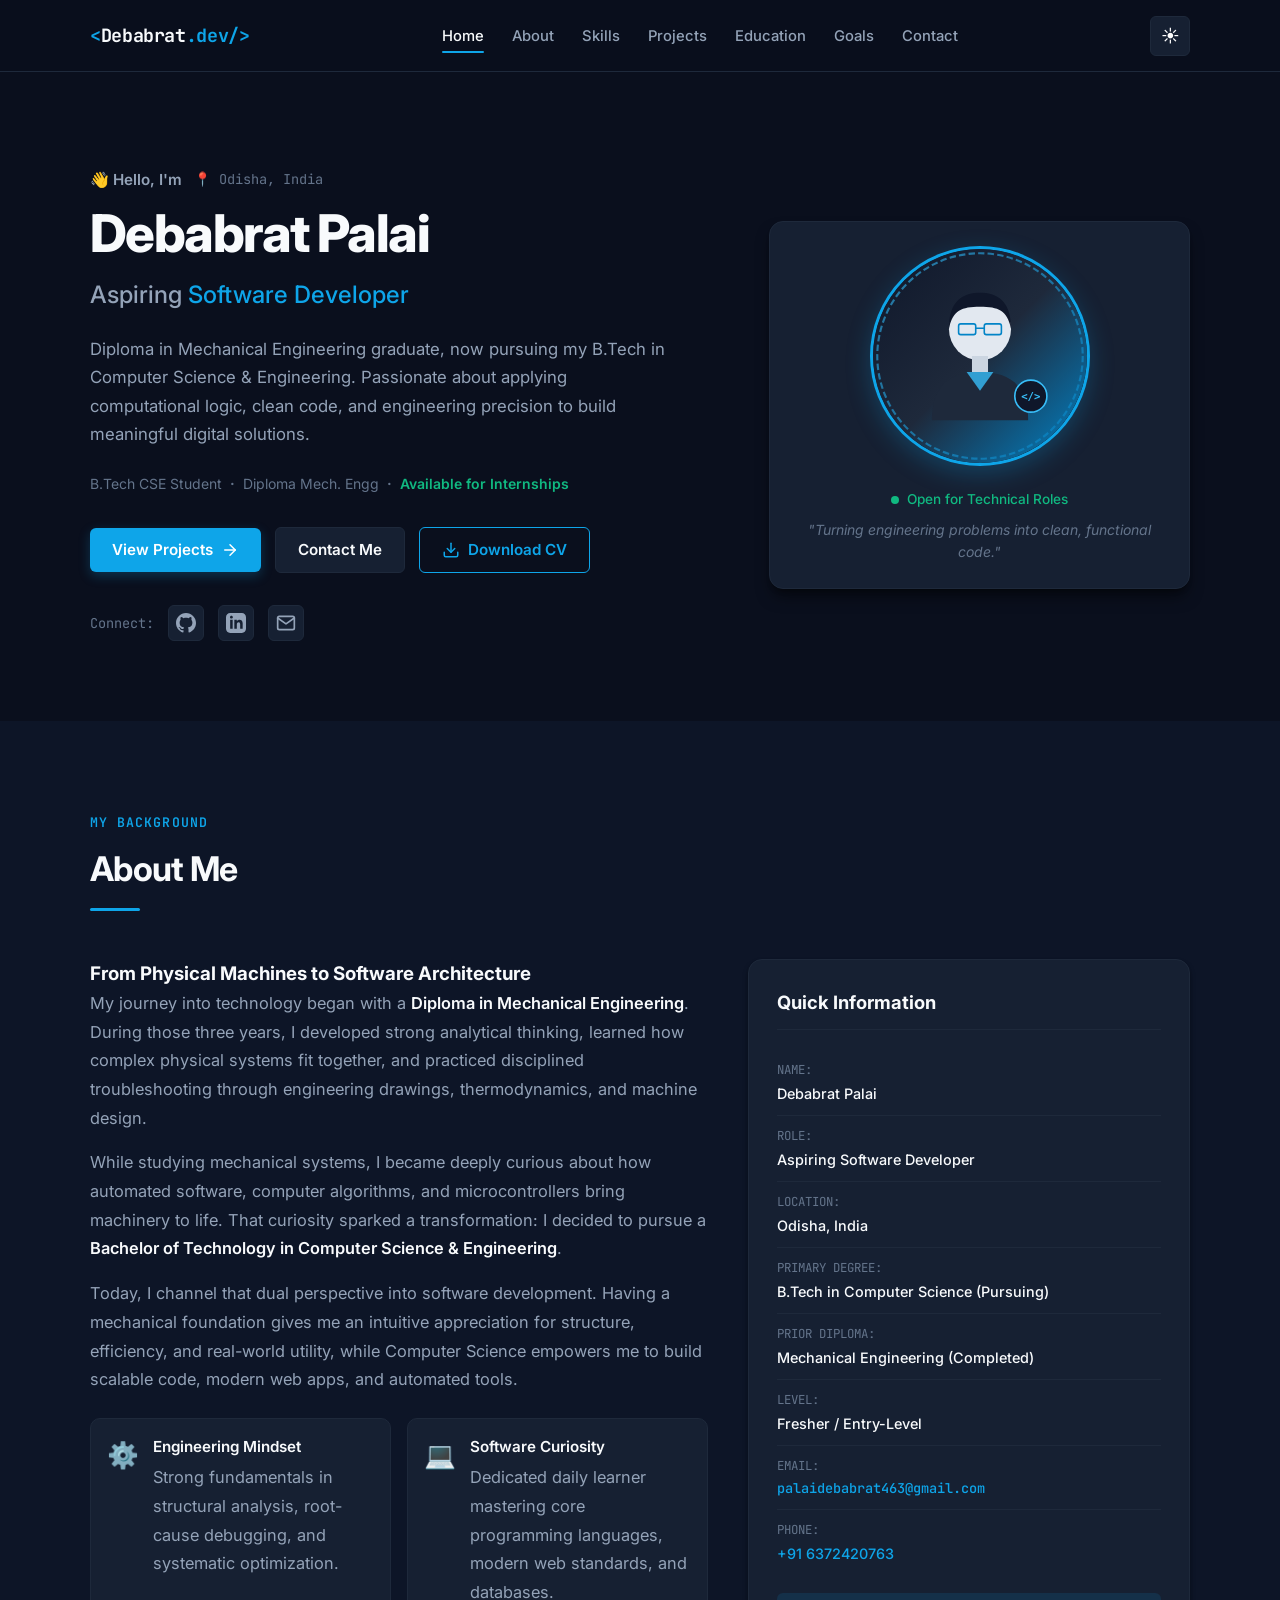
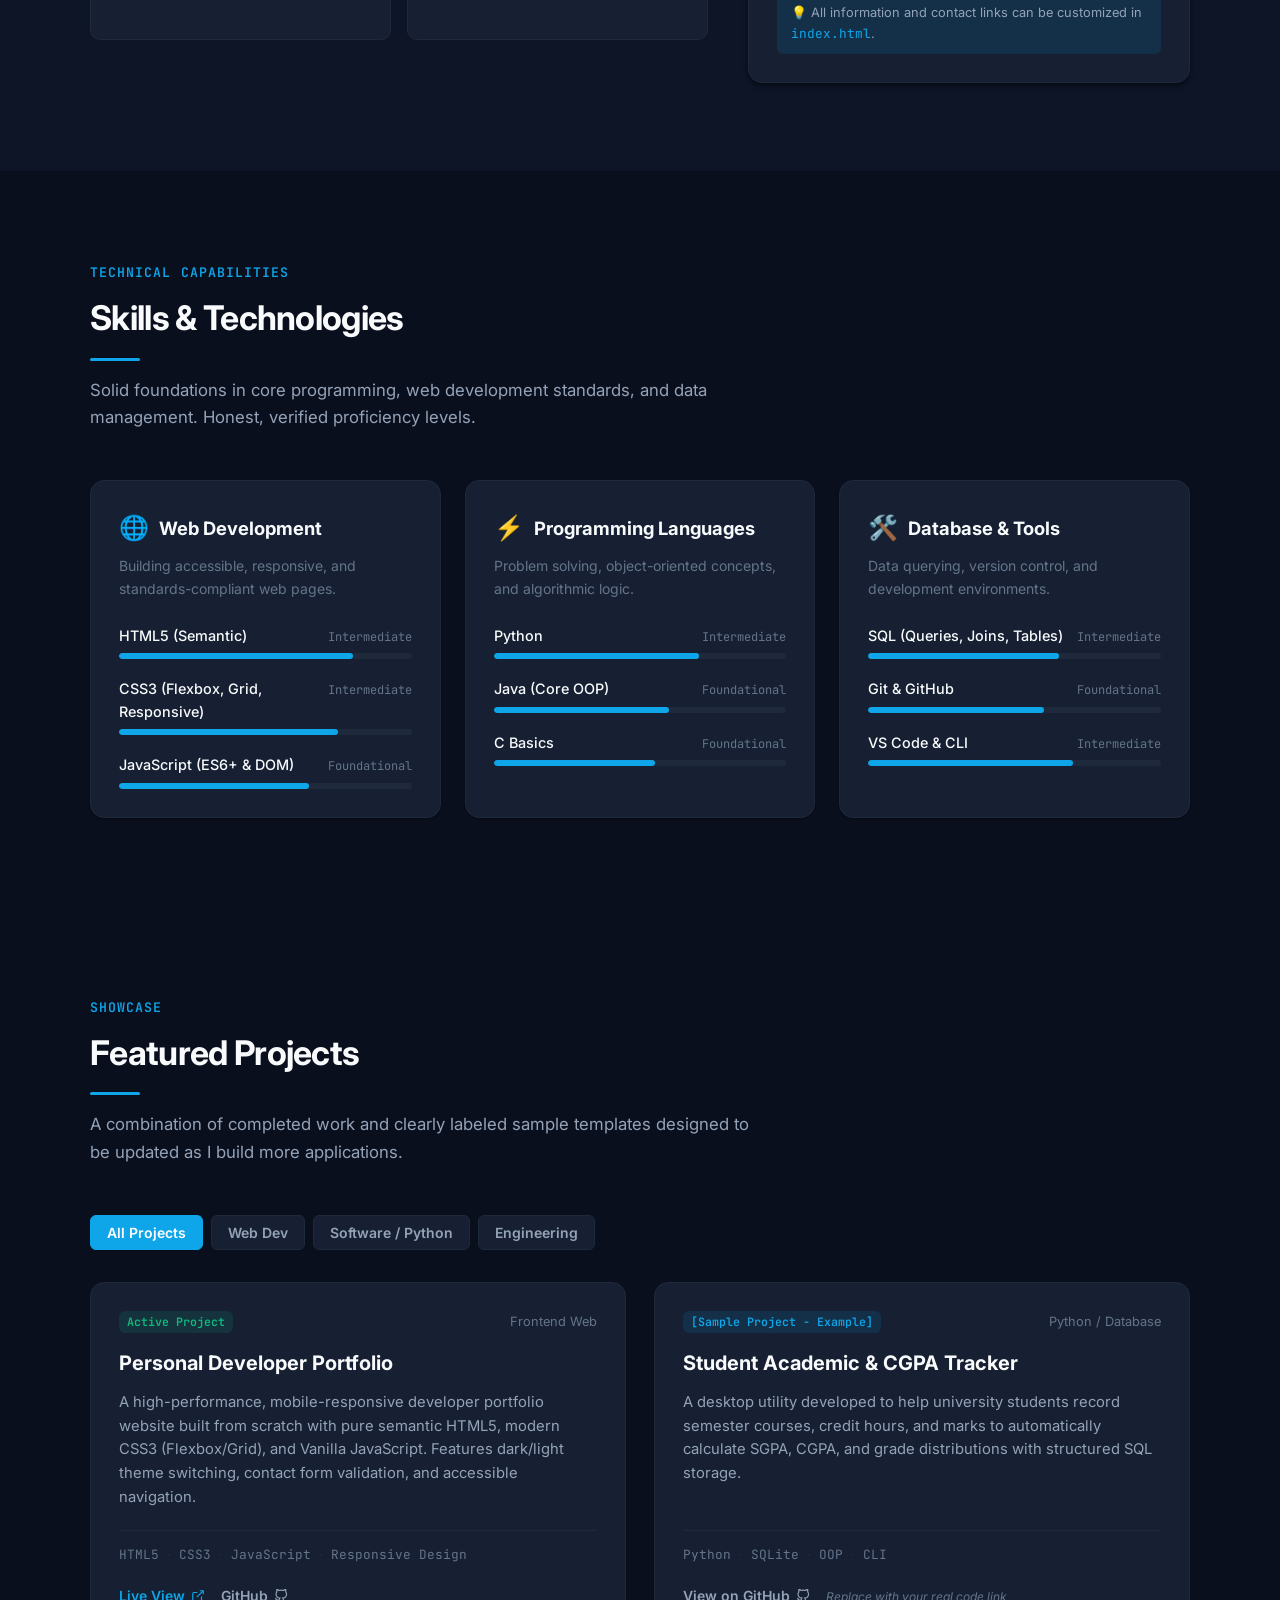
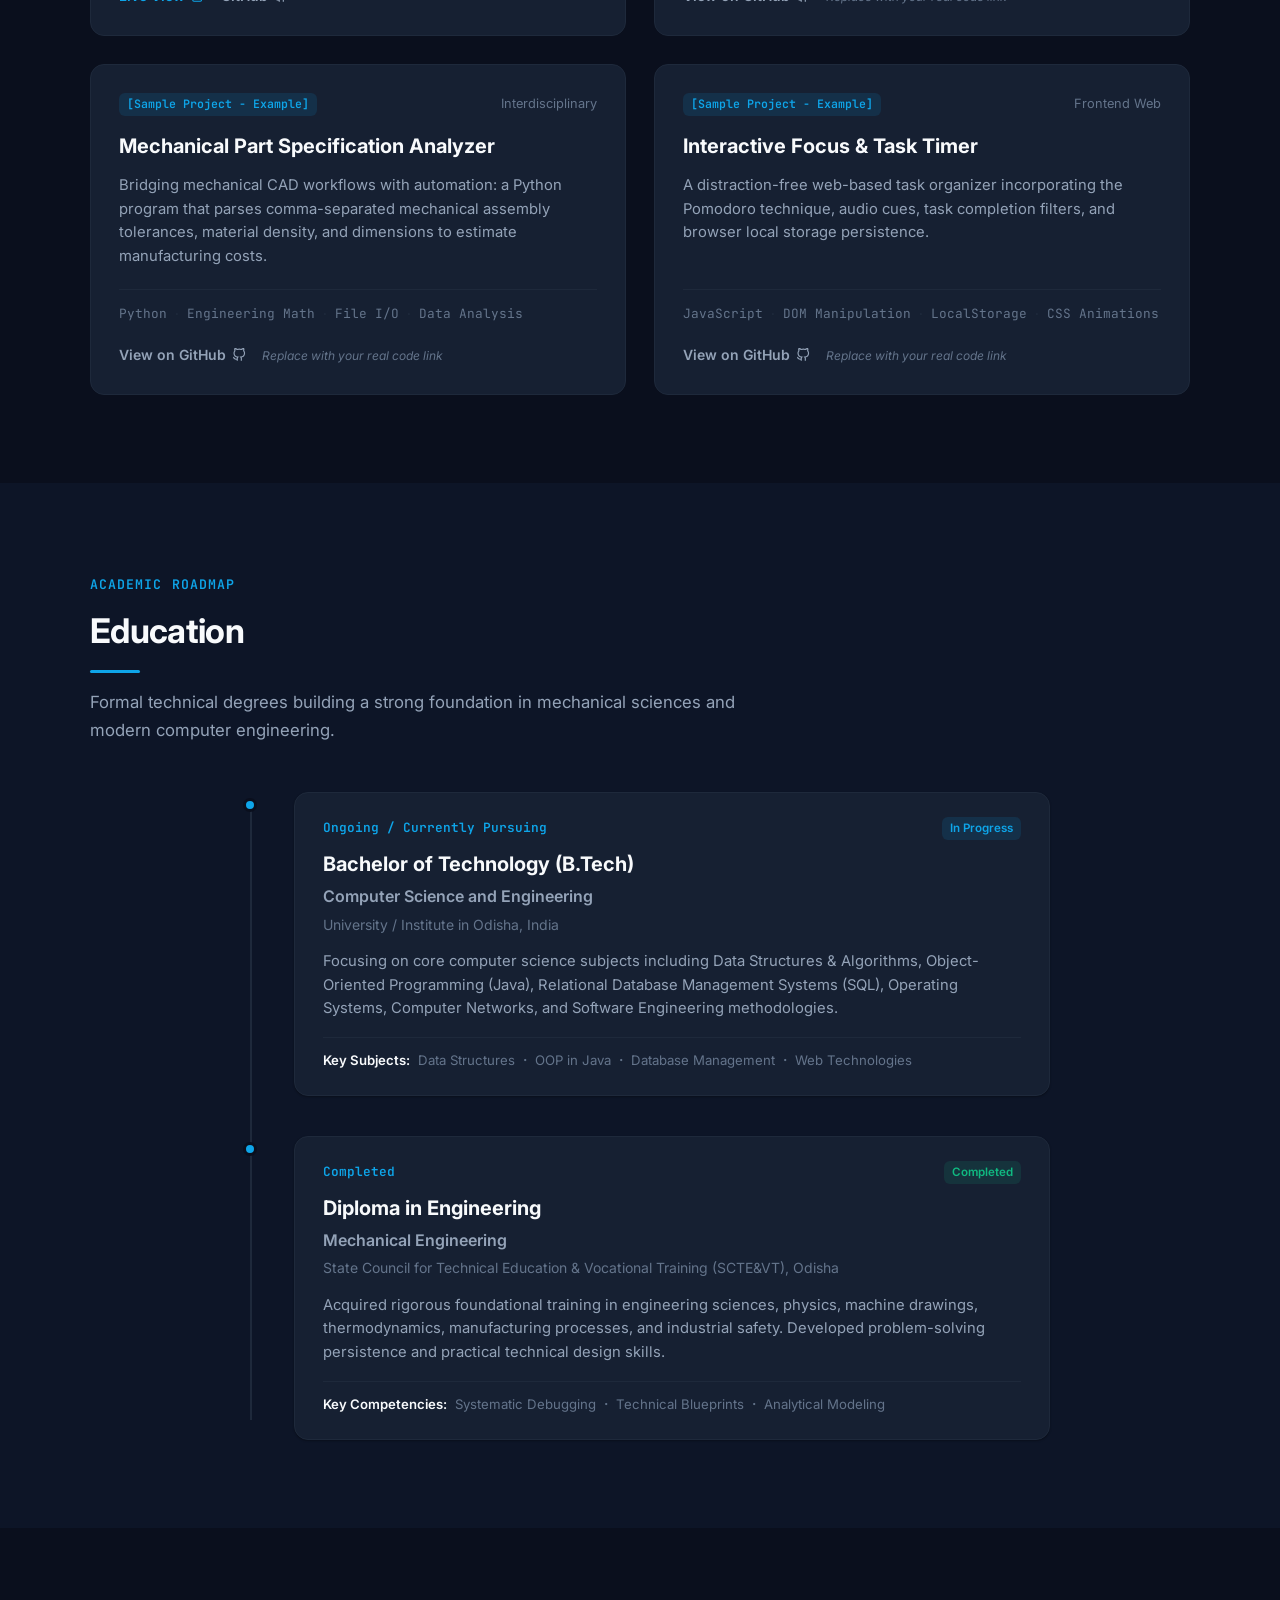
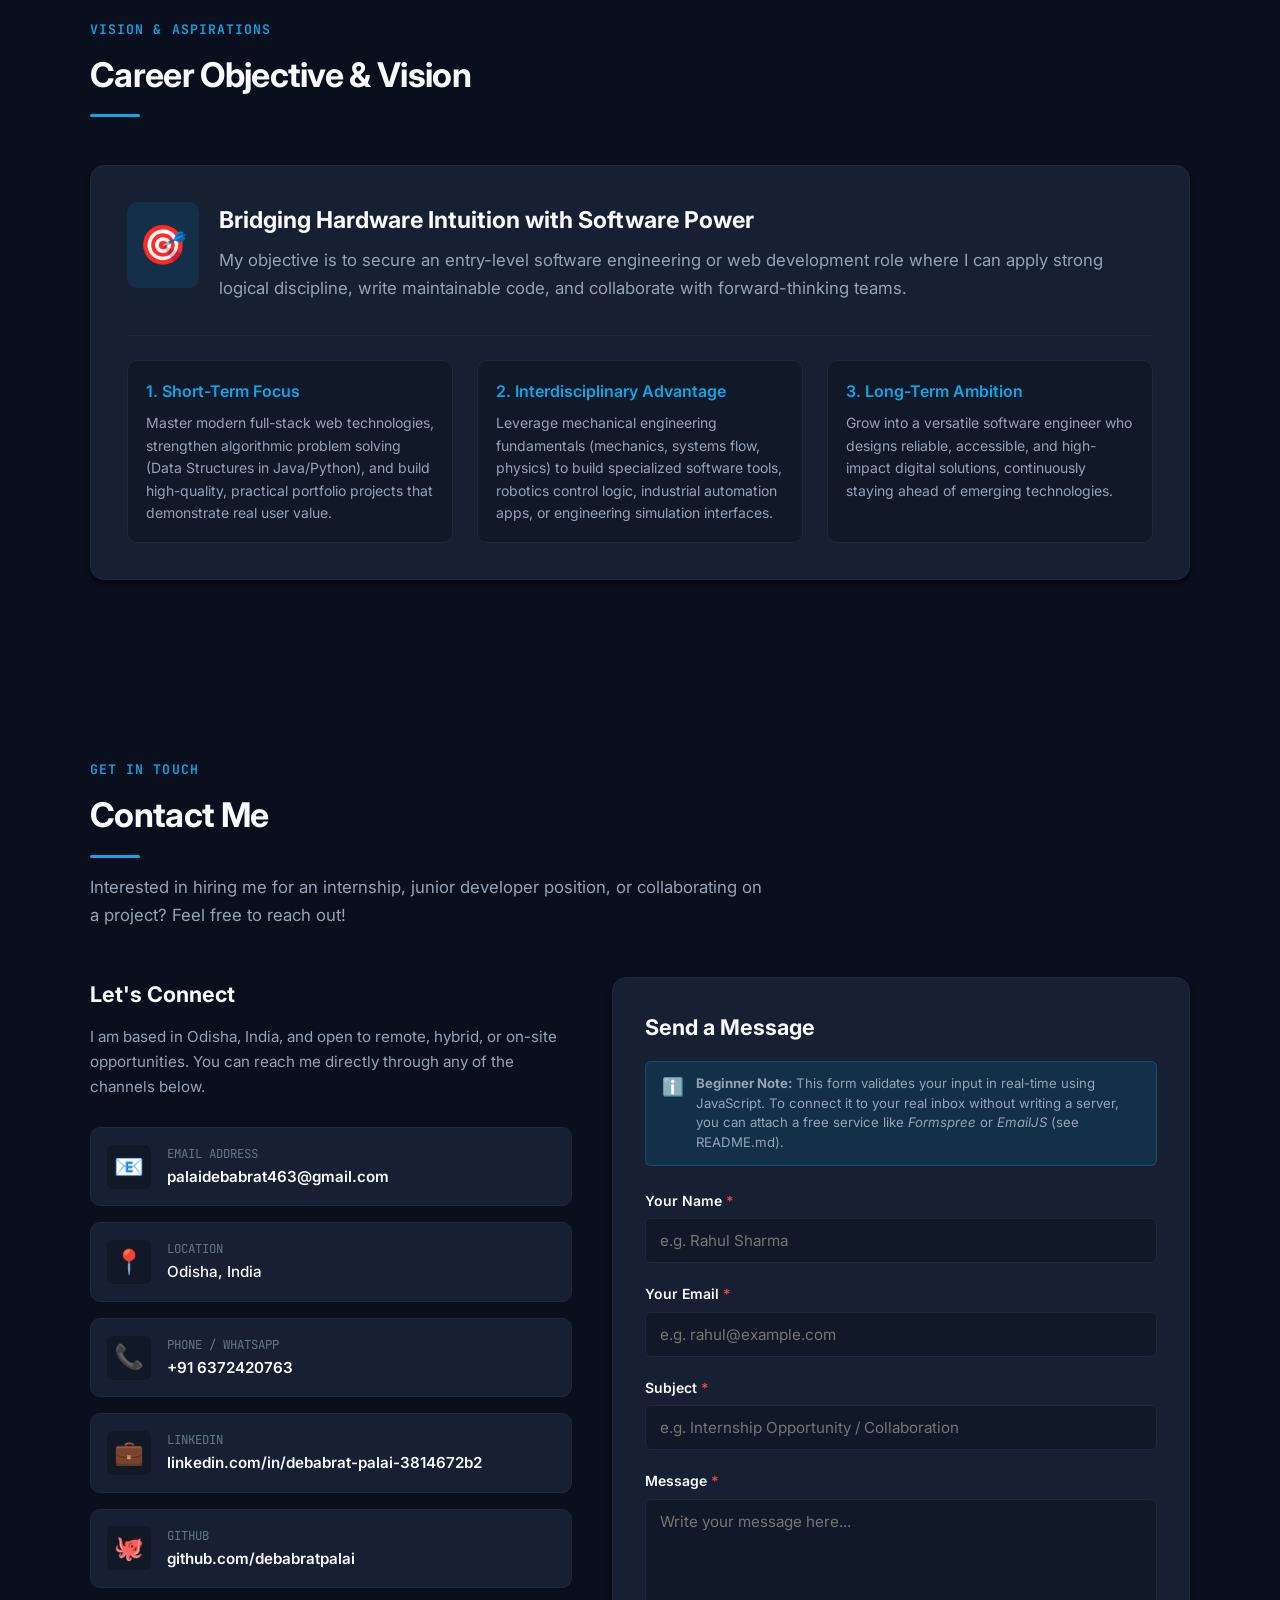
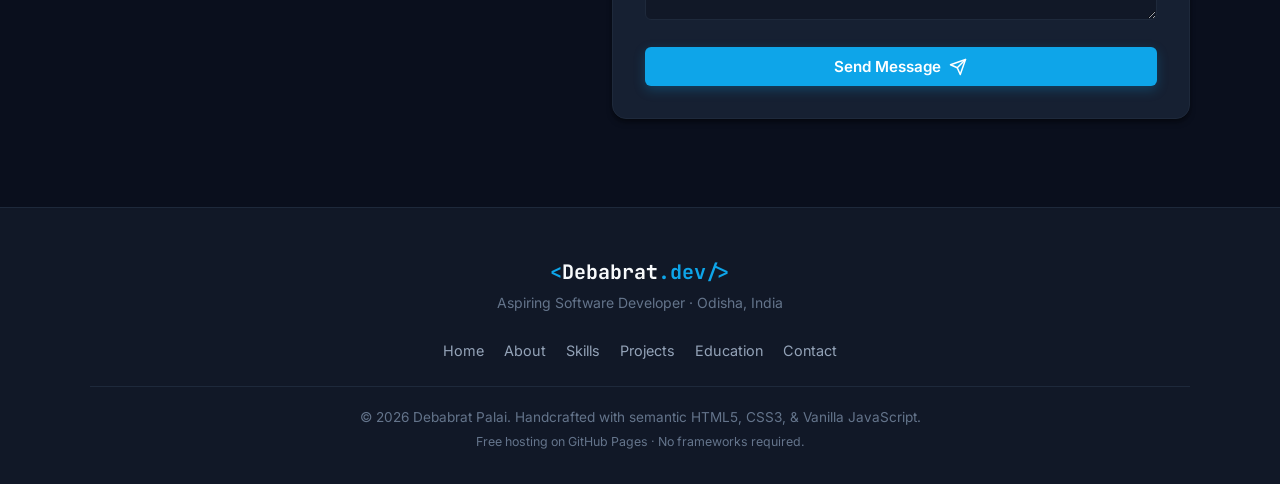
<file: portfolio/index.html>
<!DOCTYPE html>
<html lang="en" data-theme="dark">
<head>
  <meta charset="UTF-8" />
  <meta name="viewport" content="width=device-width, initial-scale=1.0" />
  <meta http-equiv="X-UA-Compatible" content="ie=edge" />

  <title>Debabrat Palai | Aspiring Software Developer</title>
  <meta name="description" content="Personal portfolio of Debabrat Palai - Diploma in Mechanical Engineering, currently pursuing B.Tech in Computer Science Engineering. Based in Odisha, India." />
  <meta name="author" content="Debabrat Palai" />

  <!-- Google Fonts: Inter and JetBrains Mono for clean developer typography -->
  <link rel="preconnect" href="https://fonts.googleapis.com" />
  <link rel="preconnect" href="https://fonts.gstatic.com" crossorigin />
  <link href="https://fonts.googleapis.com/css2?family=Inter:wght@300;400;500;600;700&family=JetBrains+Mono:wght@400;500;600&display=swap" rel="stylesheet" />

  <!-- Custom Stylesheet -->
  <link rel="stylesheet" href="style.css" />
</head>
<body>
  <!-- ==================== HEADER & NAVIGATION ==================== -->
  <header class="site-header" id="header">
    <div class="container nav-container">
      <a href="#home" class="nav-logo" aria-label="Debabrat Palai Homepage">
        <span class="logo-bracket">&lt;</span><span class="logo-text">Debabrat</span><span class="logo-accent">.dev</span><span class="logo-bracket">/&gt;</span>
      </a>

      <!-- Desktop Navigation Menu -->
      <nav class="nav-menu" id="nav-menu" aria-label="Main Navigation">
        <ul class="nav-list">
          <li class="nav-item"><a href="#home" class="nav-link active">Home</a></li>
          <li class="nav-item"><a href="#about" class="nav-link">About</a></li>
          <li class="nav-item"><a href="#skills" class="nav-link">Skills</a></li>
          <li class="nav-item"><a href="#projects" class="nav-link">Projects</a></li>
          <li class="nav-item"><a href="#education" class="nav-link">Education</a></li>
          <li class="nav-item"><a href="#goals" class="nav-link">Goals</a></li>
          <li class="nav-item"><a href="#contact" class="nav-link">Contact</a></li>
        </ul>
      </nav>

      <!-- Header Action Controls -->
      <div class="nav-actions">
        <!-- Theme Toggle Button -->
        <button id="theme-toggle" class="theme-toggle-btn" aria-label="Toggle dark and light theme" title="Toggle Theme">
          <span class="theme-icon light-icon" aria-hidden="true">☀️</span>
          <span class="theme-icon dark-icon" aria-hidden="true">🌙</span>
        </button>

        <!-- Mobile Menu Hamburger Button -->
        <button id="menu-toggle" class="menu-toggle-btn" aria-label="Open mobile navigation menu" aria-expanded="false" aria-controls="nav-menu">
          <span class="hamburger-line"></span>
          <span class="hamburger-line"></span>
          <span class="hamburger-line"></span>
        </button>
      </div>
    </div>
  </header>

  <main id="main-content">
    <!-- ==================== HERO SECTION ==================== -->
    <section class="hero-section" id="home">
      <div class="container hero-container">
        <div class="hero-content">
          <div class="hero-greeting">
            <span class="greeting-badge">👋 Hello, I'm</span>
            <span class="location-tag">📍 Odisha, India</span>
          </div>

          <h1 class="hero-title">Debabrat Palai</h1>
          <h2 class="hero-subtitle">
            Aspiring <span class="text-accent">Software Developer</span>
          </h2>

          <p class="hero-description">
            Diploma in Mechanical Engineering graduate, now pursuing my B.Tech in Computer Science & Engineering. Passionate about applying computational logic, clean code, and engineering precision to build meaningful digital solutions.
          </p>

          <div class="hero-meta-summary">
            <span>B.Tech CSE Student</span>
            <span class="meta-dot" aria-hidden="true">·</span>
            <span>Diploma Mech. Engg</span>
            <span class="meta-dot" aria-hidden="true">·</span>
            <span class="status-available">Available for Internships</span>
          </div>

          <div class="hero-cta-group">
            <a href="#projects" class="btn btn-primary">
              <span>View Projects</span>
              <svg width="18" height="18" viewBox="0 0 24 24" fill="none" stroke="currentColor" stroke-width="2" stroke-linecap="round" stroke-linejoin="round" aria-hidden="true"><line x1="5" y1="12" x2="19" y2="12"></line><polyline points="12 5 19 12 12 19"></polyline></svg>
            </a>
            <a href="#contact" class="btn btn-secondary">Contact Me</a>
            <a href="assets/Debabrat-Palai-CV.pdf" download="Debabrat-Palai-CV.pdf" id="cv-download-btn" class="btn btn-outline" title="Download Resume">
              <svg width="18" height="18" viewBox="0 0 24 24" fill="none" stroke="currentColor" stroke-width="2" stroke-linecap="round" stroke-linejoin="round" aria-hidden="true"><path d="M21 15v4a2 2 0 0 1-2 2H5a2 2 0 0 1-2-2v-4"></path><polyline points="7 10 12 15 17 10"></polyline><line x1="12" y1="15" x2="12" y2="3"></line></svg>
              <span>Download CV</span>
            </a>
          </div>

          <!-- Social Quick Links -->
          <div class="hero-social-links">
            <span class="social-label">Connect:</span>
            <a href="https://github.com/your-username" target="_blank" rel="noopener noreferrer" class="social-link" aria-label="Debabrat's GitHub Profile">
              <svg width="20" height="20" viewBox="0 0 24 24" fill="currentColor" aria-hidden="true"><path d="M12 0c-6.626 0-12 5.373-12 12 0 5.302 3.438 9.8 8.207 11.387.599.111.793-.261.793-.577v-2.234c-3.338.726-4.033-1.416-4.033-1.416-.546-1.387-1.333-1.756-1.333-1.756-1.089-.745.083-.729.083-.729 1.205.084 1.839 1.237 1.839 1.237 1.07 1.834 2.807 1.304 3.492.997.107-.775.418-1.305.762-1.604-2.665-.305-5.467-1.334-5.467-5.931 0-1.311.469-2.381 1.236-3.221-.124-.303-.535-1.524.117-3.176 0 0 1.008-.322 3.301 1.23.957-.266 1.983-.399 3.003-.404 1.02.005 2.047.138 3.006.404 2.291-1.552 3.297-1.23 3.297-1.23.653 1.653.242 2.874.118 3.176.77.84 1.235 1.911 1.235 3.221 0 4.609-2.807 5.624-5.479 5.921.43.372.823 1.102.823 2.222v3.293c0 .319.192.694.801.576 4.765-1.589 8.199-6.086 8.199-11.386 0-6.627-5.373-12-12-12z"/></svg>
            </a>
            <a href="https://www.linkedin.com/in/debabrat-palai-3814672b2" target="_blank" rel="noopener noreferrer" class="social-link" aria-label="Debabrat's LinkedIn Profile">
              <svg width="20" height="20" viewBox="0 0 24 24" fill="currentColor" aria-hidden="true"><path d="M19 0h-14c-2.761 0-5 2.239-5 5v14c0 2.761 2.239 5 5 5h14c2.762 0 5-2.239 5-5v-14c0-2.761-2.238-5-5-5zm-11 19h-3v-11h3v11zm-1.5-12.268c-.966 0-1.75-.79-1.75-1.764s.784-1.764 1.75-1.764 1.75.79 1.75 1.764-.783 1.764-1.75 1.764zm13.5 12.268h-3v-5.604c0-3.368-4-3.113-4 0v5.604h-3v-11h3v1.765c1.396-2.586 7-2.777 7 2.476v6.759z"/></svg>
            </a>
            <a href="mailto:palaidebabrat463@gmail.com" class="social-link" aria-label="Email Debabrat">
              <svg width="20" height="20" viewBox="0 0 24 24" fill="none" stroke="currentColor" stroke-width="2" stroke-linecap="round" stroke-linejoin="round" aria-hidden="true"><path d="M4 4h16c1.1 0 2 .9 2 2v12c0 1.1-.9 2-2 2H4c-1.1 0-2-.9-2-2V6c0-1.1.9-2 2-2z"></path><polyline points="22,6 12,13 2,6"></polyline></svg>
            </a>
          </div>
        </div>

        <div class="hero-visual">
          <div class="profile-card">
            <div class="profile-image-wrapper">
              <img src="images/profile-placeholder.svg" alt="Debabrat Palai - Profile Placeholder" class="profile-image" id="profile-img" />
            </div>
            <div class="profile-card-footer">
              <div class="status-indicator">
                <span class="pulse-dot"></span>
                <span>Open for Technical Roles</span>
              </div>
              <p class="profile-quote">"Turning engineering problems into clean, functional code."</p>
            </div>
          </div>
        </div>
      </div>
    </section>

    <!-- ==================== ABOUT SECTION ==================== -->
    <section class="section about-section" id="about">
      <div class="container">
        <div class="section-header">
          <span class="section-kicker">My Background</span>
          <h2 class="section-title">About Me</h2>
          <div class="section-line"></div>
        </div>

        <div class="about-grid">
          <div class="about-narrative">
            <h3 class="about-heading">From Physical Machines to Software Architecture</h3>
            <p>
              My journey into technology began with a <strong>Diploma in Mechanical Engineering</strong>. During those three years, I developed strong analytical thinking, learned how complex physical systems fit together, and practiced disciplined troubleshooting through engineering drawings, thermodynamics, and machine design.
            </p>
            <p>
              While studying mechanical systems, I became deeply curious about how automated software, computer algorithms, and microcontrollers bring machinery to life. That curiosity sparked a transformation: I decided to pursue a <strong>Bachelor of Technology in Computer Science & Engineering</strong>.
            </p>
            <p>
              Today, I channel that dual perspective into software development. Having a mechanical foundation gives me an intuitive appreciation for structure, efficiency, and real-world utility, while Computer Science empowers me to build scalable code, modern web apps, and automated tools.
            </p>

            <div class="about-highlights">
              <div class="highlight-item">
                <span class="highlight-icon">⚙️</span>
                <div>
                  <h4 class="highlight-title">Engineering Mindset</h4>
                  <p class="highlight-desc">Strong fundamentals in structural analysis, root-cause debugging, and systematic optimization.</p>
                </div>
              </div>
              <div class="highlight-item">
                <span class="highlight-icon">💻</span>
                <div>
                  <h4 class="highlight-title">Software Curiosity</h4>
                  <p class="highlight-desc">Dedicated daily learner mastering core programming languages, modern web standards, and databases.</p>
                </div>
              </div>
            </div>
          </div>

          <div class="about-info-card">
            <h3 class="info-card-title">Quick Information</h3>
            <ul class="info-list">
              <li>
                <span class="info-label">Name:</span>
                <span class="info-value">Debabrat Palai</span>
              </li>
              <li>
                <span class="info-label">Role:</span>
                <span class="info-value">Aspiring Software Developer</span>
              </li>
              <li>
                <span class="info-label">Location:</span>
                <span class="info-value">Odisha, India</span>
              </li>
              <li>
                <span class="info-label">Primary Degree:</span>
                <span class="info-value">B.Tech in Computer Science (Pursuing)</span>
              </li>
              <li>
                <span class="info-label">Prior Diploma:</span>
                <span class="info-value">Mechanical Engineering (Completed)</span>
              </li>
              <li>
                <span class="info-label">Level:</span>
                <span class="info-value">Fresher / Entry-Level</span>
              </li>
              <li>
                <span class="info-label">Email:</span>
                <span class="info-value placeholder-text">palaidebabrat463@gmail.com</span>
              </li>
              <li>
                <span class="info-label">Phone:</span>
                <a href="tel:+916372420763" class="info-value" style="color: var(--accent-primary);">+91 6372420763</a>
              </li>
            </ul>
            <div class="info-card-note">
              <span>💡 All information and contact links can be customized in <code>index.html</code>.</span>
            </div>
          </div>
        </div>
      </div>
    </section>

    <!-- ==================== SKILLS SECTION ==================== -->
    <section class="section skills-section" id="skills">
      <div class="container">
        <div class="section-header">
          <span class="section-kicker">Technical Capabilities</span>
          <h2 class="section-title">Skills & Technologies</h2>
          <div class="section-line"></div>
          <p class="section-subtitle">
            Solid foundations in core programming, web development standards, and data management. Honest, verified proficiency levels.
          </p>
        </div>

        <div class="skills-grid">
          <!-- Category 1: Web Development -->
          <div class="skill-category-card">
            <div class="category-header">
              <span class="category-icon">🌐</span>
              <h3 class="category-title">Web Development</h3>
            </div>
            <p class="category-desc">Building accessible, responsive, and standards-compliant web pages.</p>
            <div class="skill-items">
              <div class="skill-bar-wrapper">
                <div class="skill-info">
                  <span class="skill-name">HTML5 (Semantic)</span>
                  <span class="skill-percent">Intermediate</span>
                </div>
                <div class="progress-track"><div class="progress-fill" style="width: 80%"></div></div>
              </div>
              <div class="skill-bar-wrapper">
                <div class="skill-info">
                  <span class="skill-name">CSS3 (Flexbox, Grid, Responsive)</span>
                  <span class="skill-percent">Intermediate</span>
                </div>
                <div class="progress-track"><div class="progress-fill" style="width: 75%"></div></div>
              </div>
              <div class="skill-bar-wrapper">
                <div class="skill-info">
                  <span class="skill-name">JavaScript (ES6+ & DOM)</span>
                  <span class="skill-percent">Foundational</span>
                </div>
                <div class="progress-track"><div class="progress-fill" style="width: 65%"></div></div>
              </div>
            </div>
          </div>

          <!-- Category 2: Programming Languages -->
          <div class="skill-category-card">
            <div class="category-header">
              <span class="category-icon">⚡</span>
              <h3 class="category-title">Programming Languages</h3>
            </div>
            <p class="category-desc">Problem solving, object-oriented concepts, and algorithmic logic.</p>
            <div class="skill-items">
              <div class="skill-bar-wrapper">
                <div class="skill-info">
                  <span class="skill-name">Python</span>
                  <span class="skill-percent">Intermediate</span>
                </div>
                <div class="progress-track"><div class="progress-fill" style="width: 70%"></div></div>
              </div>
              <div class="skill-bar-wrapper">
                <div class="skill-info">
                  <span class="skill-name">Java (Core OOP)</span>
                  <span class="skill-percent">Foundational</span>
                </div>
                <div class="progress-track"><div class="progress-fill" style="width: 60%"></div></div>
              </div>
              <div class="skill-bar-wrapper">
                <div class="skill-info">
                  <span class="skill-name">C Basics</span>
                  <span class="skill-percent">Foundational</span>
                </div>
                <div class="progress-track"><div class="progress-fill" style="width: 55%"></div></div>
              </div>
            </div>
          </div>

          <!-- Category 3: Database & Tools -->
          <div class="skill-category-card">
            <div class="category-header">
              <span class="category-icon">🛠️</span>
              <h3 class="category-title">Database & Tools</h3>
            </div>
            <p class="category-desc">Data querying, version control, and development environments.</p>
            <div class="skill-items">
              <div class="skill-bar-wrapper">
                <div class="skill-info">
                  <span class="skill-name">SQL (Queries, Joins, Tables)</span>
                  <span class="skill-percent">Intermediate</span>
                </div>
                <div class="progress-track"><div class="progress-fill" style="width: 65%"></div></div>
              </div>
              <div class="skill-bar-wrapper">
                <div class="skill-info">
                  <span class="skill-name">Git & GitHub</span>
                  <span class="skill-percent">Foundational</span>
                </div>
                <div class="progress-track"><div class="progress-fill" style="width: 60%"></div></div>
              </div>
              <div class="skill-bar-wrapper">
                <div class="skill-info">
                  <span class="skill-name">VS Code & CLI</span>
                  <span class="skill-percent">Intermediate</span>
                </div>
                <div class="progress-track"><div class="progress-fill" style="width: 70%"></div></div>
              </div>
            </div>
          </div>
        </div>
      </div>
    </section>

    <!-- ==================== PROJECTS SECTION ==================== -->
    <section class="section projects-section" id="projects">
      <div class="container">
        <div class="section-header">
          <span class="section-kicker">Showcase</span>
          <h2 class="section-title">Featured Projects</h2>
          <div class="section-line"></div>
          <p class="section-subtitle">
            A combination of completed work and clearly labeled sample templates designed to be updated as I build more applications.
          </p>
        </div>

        <!-- Filter Controls -->
        <div class="project-filter-controls" role="tablist" aria-label="Project Categories">
          <button class="filter-btn active" data-filter="all" role="tab" aria-selected="true">All Projects</button>
          <button class="filter-btn" data-filter="web" role="tab" aria-selected="false">Web Dev</button>
          <button class="filter-btn" data-filter="software" role="tab" aria-selected="false">Software / Python</button>
          <button class="filter-btn" data-filter="interdisciplinary" role="tab" aria-selected="false">Engineering</button>
        </div>

        <div class="projects-grid" id="projects-grid">
          <!-- Project 1: Real Active Project -->
          <article class="project-card" data-category="web">
            <div class="project-card-header">
              <span class="project-badge badge-active">Active Project</span>
              <span class="project-category-name">Frontend Web</span>
            </div>
            <h3 class="project-title">Personal Developer Portfolio</h3>
            <p class="project-desc">
              A high-performance, mobile-responsive developer portfolio website built from scratch with pure semantic HTML5, modern CSS3 (Flexbox/Grid), and Vanilla JavaScript. Features dark/light theme switching, contact form validation, and accessible navigation.
            </p>
            <div class="project-tech-stack">
              <span>HTML5</span>
              <span class="tech-sep">·</span>
              <span>CSS3</span>
              <span class="tech-sep">·</span>
              <span>JavaScript</span>
              <span class="tech-sep">·</span>
              <span>Responsive Design</span>
            </div>
            <div class="project-actions">
              <a href="#home" class="project-link primary-link">
                <span>Live View</span>
                <svg width="14" height="14" viewBox="0 0 24 24" fill="none" stroke="currentColor" stroke-width="2"><path d="M18 13v6a2 2 0 0 1-2 2H5a2 2 0 0 1-2-2V8a2 2 0 0 1 2-2h6"></path><polyline points="15 3 21 3 21 9"></polyline><line x1="10" y1="14" x2="21" y2="3"></line></svg>
              </a>
              <a href="https://github.com/your-username/portfolio" target="_blank" rel="noopener noreferrer" class="project-link secondary-link">
                <span>GitHub</span>
                <svg width="14" height="14" viewBox="0 0 24 24" fill="none" stroke="currentColor" stroke-width="2"><path d="M9 19c-5 1.5-5-2.5-7-3m14 6v-3.87a3.37 3.37 0 0 0-.94-2.61c3.14-.35 6.44-1.54 6.44-7A5.44 5.44 0 0 0 20 4.77 5.07 5.07 0 0 0 19.91 1S18.73.65 16 2.48a13.38 13.38 0 0 0-7 0C6.27.65 5.09 1 5.09 1A5.07 5.07 0 0 0 5 4.77a5.44 5.44 0 0 0-1.5 3.78c0 5.42 3.3 6.61 6.44 7A3.37 3.37 0 0 0 9 18.13V22"></path></svg>
              </a>
            </div>
          </article>

          <!-- Project 2: Sample Project (Academic & CGPA Tracker) -->
          <article class="project-card" data-category="software">
            <div class="project-card-header">
              <span class="project-badge badge-sample">[Sample Project - Example]</span>
              <span class="project-category-name">Python / Database</span>
            </div>
            <h3 class="project-title">Student Academic & CGPA Tracker</h3>
            <p class="project-desc">
              A desktop utility developed to help university students record semester courses, credit hours, and marks to automatically calculate SGPA, CGPA, and grade distributions with structured SQL storage.
            </p>
            <div class="project-tech-stack">
              <span>Python</span>
              <span class="tech-sep">·</span>
              <span>SQLite</span>
              <span class="tech-sep">·</span>
              <span>OOP</span>
              <span class="tech-sep">·</span>
              <span>CLI</span>
            </div>
            <div class="project-actions">
              <a href="https://github.com/your-username/student-cgpa-tracker" target="_blank" rel="noopener noreferrer" class="project-link secondary-link">
                <span>View on GitHub</span>
                <svg width="14" height="14" viewBox="0 0 24 24" fill="none" stroke="currentColor" stroke-width="2"><path d="M9 19c-5 1.5-5-2.5-7-3m14 6v-3.87a3.37 3.37 0 0 0-.94-2.61c3.14-.35 6.44-1.54 6.44-7A5.44 5.44 0 0 0 20 4.77 5.07 5.07 0 0 0 19.91 1S18.73.65 16 2.48a13.38 13.38 0 0 0-7 0C6.27.65 5.09 1 5.09 1A5.07 5.07 0 0 0 5 4.77a5.44 5.44 0 0 0-1.5 3.78c0 5.42 3.3 6.61 6.44 7A3.37 3.37 0 0 0 9 18.13V22"></path></svg>
              </a>
              <span class="sample-note">Replace with your real code link</span>
            </div>
          </article>

          <!-- Project 3: Sample Project (CAD & Mechanical Metadata Analyzer) -->
          <article class="project-card" data-category="interdisciplinary">
            <div class="project-card-header">
              <span class="project-badge badge-sample">[Sample Project - Example]</span>
              <span class="project-category-name">Interdisciplinary</span>
            </div>
            <h3 class="project-title">Mechanical Part Specification Analyzer</h3>
            <p class="project-desc">
              Bridging mechanical CAD workflows with automation: a Python program that parses comma-separated mechanical assembly tolerances, material density, and dimensions to estimate manufacturing costs.
            </p>
            <div class="project-tech-stack">
              <span>Python</span>
              <span class="tech-sep">·</span>
              <span>Engineering Math</span>
              <span class="tech-sep">·</span>
              <span>File I/O</span>
              <span class="tech-sep">·</span>
              <span>Data Analysis</span>
            </div>
            <div class="project-actions">
              <a href="https://github.com/your-username/mech-spec-analyzer" target="_blank" rel="noopener noreferrer" class="project-link secondary-link">
                <span>View on GitHub</span>
                <svg width="14" height="14" viewBox="0 0 24 24" fill="none" stroke="currentColor" stroke-width="2"><path d="M9 19c-5 1.5-5-2.5-7-3m14 6v-3.87a3.37 3.37 0 0 0-.94-2.61c3.14-.35 6.44-1.54 6.44-7A5.44 5.44 0 0 0 20 4.77 5.07 5.07 0 0 0 19.91 1S18.73.65 16 2.48a13.38 13.38 0 0 0-7 0C6.27.65 5.09 1 5.09 1A5.07 5.07 0 0 0 5 4.77a5.44 5.44 0 0 0-1.5 3.78c0 5.42 3.3 6.61 6.44 7A3.37 3.37 0 0 0 9 18.13V22"></path></svg>
              </a>
              <span class="sample-note">Replace with your real code link</span>
            </div>
          </article>

          <!-- Project 4: Sample Project (Interactive Productivity Web App) -->
          <article class="project-card" data-category="web">
            <div class="project-card-header">
              <span class="project-badge badge-sample">[Sample Project - Example]</span>
              <span class="project-category-name">Frontend Web</span>
            </div>
            <h3 class="project-title">Interactive Focus & Task Timer</h3>
            <p class="project-desc">
              A distraction-free web-based task organizer incorporating the Pomodoro technique, audio cues, task completion filters, and browser local storage persistence.
            </p>
            <div class="project-tech-stack">
              <span>JavaScript</span>
              <span class="tech-sep">·</span>
              <span>DOM Manipulation</span>
              <span class="tech-sep">·</span>
              <span>LocalStorage</span>
              <span class="tech-sep">·</span>
              <span>CSS Animations</span>
            </div>
            <div class="project-actions">
              <a href="https://github.com/your-username/focus-timer-app" target="_blank" rel="noopener noreferrer" class="project-link secondary-link">
                <span>View on GitHub</span>
                <svg width="14" height="14" viewBox="0 0 24 24" fill="none" stroke="currentColor" stroke-width="2"><path d="M9 19c-5 1.5-5-2.5-7-3m14 6v-3.87a3.37 3.37 0 0 0-.94-2.61c3.14-.35 6.44-1.54 6.44-7A5.44 5.44 0 0 0 20 4.77 5.07 5.07 0 0 0 19.91 1S18.73.65 16 2.48a13.38 13.38 0 0 0-7 0C6.27.65 5.09 1 5.09 1A5.07 5.07 0 0 0 5 4.77a5.44 5.44 0 0 0-1.5 3.78c0 5.42 3.3 6.61 6.44 7A3.37 3.37 0 0 0 9 18.13V22"></path></svg>
              </a>
              <span class="sample-note">Replace with your real code link</span>
            </div>
          </article>
        </div>
      </div>
    </section>

    <!-- ==================== EDUCATION SECTION ==================== -->
    <section class="section education-section" id="education">
      <div class="container">
        <div class="section-header">
          <span class="section-kicker">Academic Roadmap</span>
          <h2 class="section-title">Education</h2>
          <div class="section-line"></div>
          <p class="section-subtitle">
            Formal technical degrees building a strong foundation in mechanical sciences and modern computer engineering.
          </p>
        </div>

        <div class="timeline">
          <!-- Item 1: B.Tech in CSE -->
          <div class="timeline-item">
            <div class="timeline-marker">
              <span class="marker-dot"></span>
              <span class="marker-line"></span>
            </div>
            <div class="timeline-content">
              <div class="timeline-header">
                <span class="timeline-period">Ongoing / Currently Pursuing</span>
                <span class="timeline-badge in-progress">In Progress</span>
              </div>
              <h3 class="degree-title">Bachelor of Technology (B.Tech)</h3>
              <h4 class="field-title">Computer Science and Engineering</h4>
              <p class="institution-name">University / Institute in Odisha, India</p>
              <p class="degree-desc">
                Focusing on core computer science subjects including Data Structures & Algorithms, Object-Oriented Programming (Java), Relational Database Management Systems (SQL), Operating Systems, Computer Networks, and Software Engineering methodologies.
              </p>
              <div class="key-learnings">
                <span class="learn-label">Key Subjects:</span>
                <span class="learn-item">Data Structures</span>
                <span class="meta-dot">·</span>
                <span class="learn-item">OOP in Java</span>
                <span class="meta-dot">·</span>
                <span class="learn-item">Database Management</span>
                <span class="meta-dot">·</span>
                <span class="learn-item">Web Technologies</span>
              </div>
            </div>
          </div>

          <!-- Item 2: Diploma in Mechanical Engineering -->
          <div class="timeline-item">
            <div class="timeline-marker">
              <span class="marker-dot"></span>
            </div>
            <div class="timeline-content">
              <div class="timeline-header">
                <span class="timeline-period">Completed</span>
                <span class="timeline-badge completed">Completed</span>
              </div>
              <h3 class="degree-title">Diploma in Engineering</h3>
              <h4 class="field-title">Mechanical Engineering</h4>
              <p class="institution-name">State Council for Technical Education & Vocational Training (SCTE&VT), Odisha</p>
              <p class="degree-desc">
                Acquired rigorous foundational training in engineering sciences, physics, machine drawings, thermodynamics, manufacturing processes, and industrial safety. Developed problem-solving persistence and practical technical design skills.
              </p>
              <div class="key-learnings">
                <span class="learn-label">Key Competencies:</span>
                <span class="learn-item">Systematic Debugging</span>
                <span class="meta-dot">·</span>
                <span class="learn-item">Technical Blueprints</span>
                <span class="meta-dot">·</span>
                <span class="learn-item">Analytical Modeling</span>
              </div>
            </div>
          </div>
        </div>
      </div>
    </section>

    <!-- ==================== CAREER GOALS SECTION ==================== -->
    <section class="section goals-section" id="goals">
      <div class="container">
        <div class="section-header">
          <span class="section-kicker">Vision & Aspirations</span>
          <h2 class="section-title">Career Objective & Vision</h2>
          <div class="section-line"></div>
        </div>

        <div class="goals-card">
          <div class="goals-intro">
            <div class="vision-icon">🎯</div>
            <div>
              <h3 class="goals-headline">Bridging Hardware Intuition with Software Power</h3>
              <p class="goals-lead">
                My objective is to secure an entry-level software engineering or web development role where I can apply strong logical discipline, write maintainable code, and collaborate with forward-thinking teams.
              </p>
            </div>
          </div>

          <div class="goals-columns">
            <div class="goal-pillar">
              <h4 class="pillar-title">1. Short-Term Focus</h4>
              <p>
                Master modern full-stack web technologies, strengthen algorithmic problem solving (Data Structures in Java/Python), and build high-quality, practical portfolio projects that demonstrate real user value.
              </p>
            </div>
            <div class="goal-pillar">
              <h4 class="pillar-title">2. Interdisciplinary Advantage</h4>
              <p>
                Leverage mechanical engineering fundamentals (mechanics, systems flow, physics) to build specialized software tools, robotics control logic, industrial automation apps, or engineering simulation interfaces.
              </p>
            </div>
            <div class="goal-pillar">
              <h4 class="pillar-title">3. Long-Term Ambition</h4>
              <p>
                Grow into a versatile software engineer who designs reliable, accessible, and high-impact digital solutions, continuously staying ahead of emerging technologies.
              </p>
            </div>
          </div>
        </div>
      </div>
    </section>

    <!-- ==================== CONTACT SECTION ==================== -->
    <section class="section contact-section" id="contact">
      <div class="container">
        <div class="section-header">
          <span class="section-kicker">Get in Touch</span>
          <h2 class="section-title">Contact Me</h2>
          <div class="section-line"></div>
          <p class="section-subtitle">
            Interested in hiring me for an internship, junior developer position, or collaborating on a project? Feel free to reach out!
          </p>
        </div>

        <div class="contact-grid">
          <!-- Contact Info Column -->
          <div class="contact-info-block">
            <h3 class="contact-info-title">Let's Connect</h3>
            <p class="contact-info-text">
              I am based in Odisha, India, and open to remote, hybrid, or on-site opportunities. You can reach me directly through any of the channels below.
            </p>

            <div class="contact-cards-list">
              <div class="contact-channel-card">
                <div class="channel-icon">📧</div>
                <div class="channel-details">
                  <span class="channel-name">Email Address</span>
                  <a href="mailto:palaidebabrat463@gmail.com" class="channel-link">palaidebabrat463@gmail.com</a>
                </div>
              </div>

              <div class="contact-channel-card">
                <div class="channel-icon">📍</div>
                <div class="channel-details">
                  <span class="channel-name">Location</span>
                  <span class="channel-text">Odisha, India</span>
                </div>
              </div>

              <div class="contact-channel-card">
                <div class="channel-icon">📞</div>
                <div class="channel-details">
                  <span class="channel-name">Phone / WhatsApp</span>
                  <a href="tel:+916372420763" class="channel-link">+91 6372420763</a>
                </div>
              </div>

              <div class="contact-channel-card">
                <div class="channel-icon">💼</div>
                <div class="channel-details">
                  <span class="channel-name">LinkedIn</span>
                  <a href="https://www.linkedin.com/in/debabrat-palai-3814672b2" target="_blank" rel="noopener noreferrer" class="channel-link">linkedin.com/in/debabrat-palai-3814672b2</a>
                </div>
              </div>

              <div class="contact-channel-card">
                <div class="channel-icon">🐙</div>
                <div class="channel-details">
                  <span class="channel-name">GitHub</span>
                  <a href="https://github.com/your-username" target="_blank" rel="noopener noreferrer" class="channel-link">github.com/debabratpalai</a>
                </div>
              </div>
            </div>
          </div>

          <!-- Contact Form Column -->
          <div class="contact-form-block">
            <div class="form-wrapper">
              <h3 class="form-title">Send a Message</h3>

              <!-- Notice explaining frontend validation vs backend processing -->
              <div class="form-notice-box" role="status">
                <span class="notice-icon">ℹ️</span>
                <p>
                  <strong>Beginner Note:</strong> This form validates your input in real-time using JavaScript. To connect it to your real inbox without writing a server, you can attach a free service like <em>Formspree</em> or <em>EmailJS</em> (see README.md).
                </p>
              </div>

              <!-- Status Alert Box for Form Feedback -->
              <div id="form-alert" class="form-alert" aria-live="polite" style="display: none;"></div>

              <form id="contact-form" class="contact-form" novalidate>
                <div class="form-group">
                  <label for="contact-name" class="form-label">Your Name <span class="required">*</span></label>
                  <input type="text" id="contact-name" name="name" class="form-input" placeholder="e.g. Rahul Sharma" required />
                  <span class="input-error" id="name-error">Please enter your full name (at least 2 letters).</span>
                </div>

                <div class="form-group">
                  <label for="contact-email" class="form-label">Your Email <span class="required">*</span></label>
                  <input type="email" id="contact-email" name="email" class="form-input" placeholder="e.g. rahul@example.com" required />
                  <span class="input-error" id="email-error">Please enter a valid email address.</span>
                </div>

                <div class="form-group">
                  <label for="contact-subject" class="form-label">Subject <span class="required">*</span></label>
                  <input type="text" id="contact-subject" name="subject" class="form-input" placeholder="e.g. Internship Opportunity / Collaboration" required />
                  <span class="input-error" id="subject-error">Please provide a subject.</span>
                </div>

                <div class="form-group">
                  <label for="contact-message" class="form-label">Message <span class="required">*</span></label>
                  <textarea id="contact-message" name="message" rows="5" class="form-textarea" placeholder="Write your message here..." required></textarea>
                  <span class="input-error" id="message-error">Please write a message of at least 10 characters.</span>
                </div>

                <button type="submit" id="submit-btn" class="btn btn-primary btn-full">
                  <span>Send Message</span>
                  <svg width="18" height="18" viewBox="0 0 24 24" fill="none" stroke="currentColor" stroke-width="2" stroke-linecap="round" stroke-linejoin="round" aria-hidden="true"><line x1="22" y1="2" x2="11" y2="13"></line><polygon points="22 2 15 22 11 13 2 9 22 2"></polygon></svg>
                </button>
              </form>
            </div>
          </div>
        </div>
      </div>
    </section>
  </main>

  <!-- ==================== FOOTER ==================== -->
  <footer class="site-footer">
    <div class="container footer-container">
      <div class="footer-brand">
        <a href="#home" class="footer-logo">
          <span class="logo-bracket">&lt;</span>Debabrat<span class="logo-accent">.dev</span><span class="logo-bracket">/&gt;</span>
        </a>
        <p class="footer-tagline">Aspiring Software Developer · Odisha, India</p>
      </div>

      <div class="footer-links">
        <a href="#home">Home</a>
        <a href="#about">About</a>
        <a href="#skills">Skills</a>
        <a href="#projects">Projects</a>
        <a href="#education">Education</a>
        <a href="#contact">Contact</a>
      </div>

      <div class="footer-bottom">
        <p class="copyright-text">
          &copy; <span id="current-year">2026</span> Debabrat Palai. Handcrafted with semantic HTML5, CSS3, &amp; Vanilla JavaScript.
        </p>
        <p class="footer-subtext">Free hosting on GitHub Pages · No frameworks required.</p>
      </div>
    </div>
  </footer>

  <!-- ==================== BACK TO TOP BUTTON ==================== -->
  <button id="back-to-top" class="back-to-top-btn" aria-label="Scroll back to top" title="Back to top">
    <svg width="20" height="20" viewBox="0 0 24 24" fill="none" stroke="currentColor" stroke-width="2.5" stroke-linecap="round" stroke-linejoin="round" aria-hidden="true"><polyline points="18 15 12 9 6 15"></polyline></svg>
  </button>

  <!-- Vanilla JavaScript File -->
  <script src="script.js"></script>
</body>
</html>
</file>
<file: portfolio/style.css>
/* ==========================================================================
   PORTFOLIO STYLESHEET - Debabrat Palai
   Pure CSS3 - Modern, Responsive, Accessible, and Beginner-Friendly
   ========================================================================== */

/* --------------------------------------------------------------------------
   1. CSS VARIABLES (DESIGN TOKENS & THEMING)
   -------------------------------------------------------------------------- */
:root {
  /* Dark Theme (Default) */
  --bg-primary: #0a0f1d;
  --bg-secondary: #111827;
  --bg-card: #162032;
  --bg-card-hover: #1c2940;
  --bg-alt: #0d1527;

  --text-primary: #f8fafc;
  --text-secondary: #94a3b8;
  --text-muted: #64748b;

  --accent-primary: #0ea5e9;       /* Bright Cyan */
  --accent-hover: #38bdf8;
  --accent-subtle: rgba(14, 165, 233, 0.12);
  --accent-glow: rgba(14, 165, 233, 0.25);

  --border-subtle: #1e293b;
  --border-focus: #0ea5e9;

  --status-success: #10b981;
  --status-success-bg: rgba(16, 185, 129, 0.12);
  --status-error: #ef4444;
  --status-error-bg: rgba(239, 68, 68, 0.12);

  --shadow-sm: 0 1px 2px 0 rgba(0, 0, 0, 0.3);
  --shadow-md: 0 4px 6px -1px rgba(0, 0, 0, 0.4), 0 2px 4px -2px rgba(0, 0, 0, 0.3);
  --shadow-lg: 0 10px 15px -3px rgba(0, 0, 0, 0.5), 0 4px 6px -4px rgba(0, 0, 0, 0.4);

  --radius-sm: 6px;
  --radius-md: 10px;
  --radius-lg: 14px;
  --radius-full: 9999px;

  --font-main: 'Inter', -apple-system, BlinkMacSystemFont, 'Segoe UI', Roboto, sans-serif;
  --font-mono: 'JetBrains Mono', Consolas, Monaco, monospace;

  --transition-fast: 0.15s ease;
  --transition-normal: 0.25s ease;
  --nav-height: 72px;
}

/* Light Theme Variables (Applied when html[data-theme="light"]) */
html[data-theme="light"] {
  --bg-primary: #f8fafc;
  --bg-secondary: #ffffff;
  --bg-card: #ffffff;
  --bg-card-hover: #f1f5f9;
  --bg-alt: #f1f5f9;

  --text-primary: #0f172a;
  --text-secondary: #475569;
  --text-muted: #64748b;

  --accent-primary: #0284c7;       /* Deep Sky Blue for light mode */
  --accent-hover: #0369a1;
  --accent-subtle: rgba(2, 132, 199, 0.08);
  --accent-glow: rgba(2, 132, 199, 0.15);

  --border-subtle: #e2e8f0;
  --border-focus: #0284c7;

  --shadow-sm: 0 1px 2px 0 rgba(0, 0, 0, 0.05);
  --shadow-md: 0 4px 6px -1px rgba(0, 0, 0, 0.08), 0 2px 4px -2px rgba(0, 0, 0, 0.05);
  --shadow-lg: 0 10px 15px -3px rgba(0, 0, 0, 0.1), 0 4px 6px -4px rgba(0, 0, 0, 0.05);
}

/* --------------------------------------------------------------------------
   2. RESET & BASE ELEMENTS
   -------------------------------------------------------------------------- */
*, *::before, *::after {
  box-sizing: border-box;
  margin: 0;
  padding: 0;
}

html {
  font-family: var(--font-main);
  font-size: 16px;
  line-height: 1.6;
  scroll-behavior: smooth;
  scroll-padding-top: calc(var(--nav-height) + 16px);
  color-scheme: dark;
}

html[data-theme="light"] {
  color-scheme: light;
}

body {
  background-color: var(--bg-primary);
  color: var(--text-primary);
  min-height: 100vh;
  display: flex;
  flex-direction: column;
  transition: background-color var(--transition-normal), color var(--transition-normal);
  overflow-x: hidden;
}

main {
  flex: 1;
}

img, svg {
  display: block;
  max-width: 100%;
}

a {
  color: inherit;
  text-decoration: none;
  transition: color var(--transition-fast);
}

button {
  font-family: inherit;
  cursor: pointer;
  border: none;
  background: none;
}

input, textarea {
  font-family: inherit;
}

/* Focus styles for keyboard accessibility */
:focus-visible {
  outline: 2px solid var(--accent-primary);
  outline-offset: 3px;
}

/* --------------------------------------------------------------------------
   3. LAYOUT UTILITIES & TYPOGRAPHY
   -------------------------------------------------------------------------- */
.container {
  width: 100%;
  max-width: 1140px;
  margin-left: auto;
  margin-right: auto;
  padding-left: 20px;
  padding-right: 20px;
}

.section {
  padding: 88px 0;
}

.section-header {
  margin-bottom: 48px;
}

.section-kicker {
  display: inline-block;
  font-family: var(--font-mono);
  font-size: 0.825rem;
  font-weight: 600;
  color: var(--accent-primary);
  text-transform: uppercase;
  letter-spacing: 0.08em;
  margin-bottom: 8px;
}

.section-title {
  font-size: 2.125rem;
  font-weight: 700;
  letter-spacing: -0.02em;
  color: var(--text-primary);
}

.section-line {
  width: 50px;
  height: 3px;
  background-color: var(--accent-primary);
  margin-top: 12px;
  margin-bottom: 16px;
  border-radius: var(--radius-full);
}

.section-subtitle {
  color: var(--text-secondary);
  font-size: 1.05rem;
  max-width: 680px;
  line-height: 1.65;
}

.text-accent {
  color: var(--accent-primary);
}

.meta-dot {
  color: var(--text-muted);
  font-weight: bold;
}

/* --------------------------------------------------------------------------
   4. BUTTONS
   -------------------------------------------------------------------------- */
.btn {
  display: inline-flex;
  align-items: center;
  justify-content: center;
  gap: 8px;
  padding: 10px 22px;
  font-size: 0.95rem;
  font-weight: 600;
  border-radius: var(--radius-sm);
  transition: all var(--transition-normal);
  text-decoration: none;
  white-space: nowrap;
}

.btn-primary {
  background-color: var(--accent-primary);
  color: #ffffff;
  box-shadow: 0 4px 12px var(--accent-glow);
}

.btn-primary:hover {
  background-color: var(--accent-hover);
  transform: translateY(-2px);
  box-shadow: 0 6px 16px var(--accent-glow);
}

.btn-secondary {
  background-color: var(--bg-card);
  color: var(--text-primary);
  border: 1px solid var(--border-subtle);
}

.btn-secondary:hover {
  background-color: var(--bg-card-hover);
  border-color: var(--text-muted);
  transform: translateY(-2px);
}

.btn-outline {
  background-color: transparent;
  color: var(--accent-primary);
  border: 1px solid var(--accent-primary);
}

.btn-outline:hover {
  background-color: var(--accent-subtle);
  transform: translateY(-2px);
}

.btn-full {
  width: 100%;
}

/* --------------------------------------------------------------------------
   5. HEADER & NAVIGATION
   -------------------------------------------------------------------------- */
.site-header {
  position: sticky;
  top: 0;
  z-index: 1000;
  height: var(--nav-height);
  background-color: rgba(10, 15, 29, 0.88);
  backdrop-filter: blur(12px);
  -webkit-backdrop-filter: blur(12px);
  border-bottom: 1px solid var(--border-subtle);
  transition: background-color var(--transition-normal), border-color var(--transition-normal);
}

html[data-theme="light"] .site-header {
  background-color: rgba(248, 250, 252, 0.92);
}

.nav-container {
  display: flex;
  align-items: center;
  justify-content: space-between;
  height: 100%;
}

.nav-logo {
  font-family: var(--font-mono);
  font-size: 1.15rem;
  font-weight: 700;
  letter-spacing: -0.02em;
  color: var(--text-primary);
  display: inline-flex;
  align-items: center;
}

.logo-bracket {
  color: var(--accent-primary);
  font-weight: 700;
}

.logo-accent {
  color: var(--accent-primary);
}

.nav-menu {
  display: flex;
  align-items: center;
}

.nav-list {
  display: flex;
  align-items: center;
  list-style: none;
  gap: 28px;
}

.nav-link {
  font-size: 0.925rem;
  font-weight: 500;
  color: var(--text-secondary);
  position: relative;
  padding: 4px 0;
}

.nav-link:hover,
.nav-link.active {
  color: var(--text-primary);
}

.nav-link.active::after {
  content: '';
  position: absolute;
  bottom: -4px;
  left: 0;
  width: 100%;
  height: 2px;
  background-color: var(--accent-primary);
  border-radius: var(--radius-full);
}

.nav-actions {
  display: flex;
  align-items: center;
  gap: 12px;
}

/* Theme Toggle Button */
.theme-toggle-btn {
  width: 40px;
  height: 40px;
  border-radius: var(--radius-sm);
  display: flex;
  align-items: center;
  justify-content: center;
  background-color: var(--bg-card);
  border: 1px solid var(--border-subtle);
  font-size: 1.1rem;
  transition: all var(--transition-fast);
}

.theme-toggle-btn:hover {
  background-color: var(--bg-card-hover);
  border-color: var(--accent-primary);
}

/* Show/hide light/dark icons */
.dark-icon { display: none; }
.light-icon { display: inline-block; }

html[data-theme="light"] .dark-icon { display: inline-block; }
html[data-theme="light"] .light-icon { display: none; }

/* Mobile Hamburger Toggle */
.menu-toggle-btn {
  display: none;
  flex-direction: column;
  justify-content: space-around;
  width: 40px;
  height: 40px;
  padding: 8px;
  background-color: var(--bg-card);
  border: 1px solid var(--border-subtle);
  border-radius: var(--radius-sm);
}

.hamburger-line {
  width: 100%;
  height: 2px;
  background-color: var(--text-primary);
  border-radius: 2px;
  transition: all var(--transition-fast);
}

/* --------------------------------------------------------------------------
   6. HERO SECTION
   -------------------------------------------------------------------------- */
.hero-section {
  padding: 96px 0 80px;
  position: relative;
  overflow: hidden;
}

.hero-container {
  display: grid;
  grid-template-columns: 1.2fr 0.8fr;
  align-items: center;
  gap: 48px;
}

.hero-greeting {
  display: flex;
  align-items: center;
  gap: 12px;
  margin-bottom: 12px;
  font-size: 0.95rem;
}

.greeting-badge {
  font-weight: 600;
  color: var(--text-secondary);
}

.location-tag {
  color: var(--text-muted);
  font-family: var(--font-mono);
  font-size: 0.85rem;
}

.hero-title {
  font-size: 3.25rem;
  font-weight: 800;
  letter-spacing: -0.03em;
  line-height: 1.15;
  margin-bottom: 12px;
}

.hero-subtitle {
  font-size: 1.5rem;
  font-weight: 500;
  color: var(--text-secondary);
  margin-bottom: 20px;
}

.hero-description {
  font-size: 1.05rem;
  line-height: 1.7;
  color: var(--text-secondary);
  max-width: 580px;
  margin-bottom: 24px;
}

.hero-meta-summary {
  display: flex;
  flex-wrap: wrap;
  align-items: center;
  gap: 8px;
  font-size: 0.875rem;
  color: var(--text-muted);
  margin-bottom: 32px;
}

.status-available {
  color: var(--status-success);
  font-weight: 600;
}

.hero-cta-group {
  display: flex;
  flex-wrap: wrap;
  align-items: center;
  gap: 14px;
  margin-bottom: 32px;
}

.hero-social-links {
  display: flex;
  align-items: center;
  gap: 14px;
  color: var(--text-secondary);
}

.social-label {
  font-size: 0.85rem;
  font-family: var(--font-mono);
  color: var(--text-muted);
}

.social-link {
  display: inline-flex;
  align-items: center;
  justify-content: center;
  width: 36px;
  height: 36px;
  border-radius: var(--radius-sm);
  background-color: var(--bg-card);
  border: 1px solid var(--border-subtle);
  color: var(--text-secondary);
  transition: all var(--transition-fast);
}

.social-link:hover {
  color: var(--accent-primary);
  border-color: var(--accent-primary);
  transform: translateY(-2px);
}

/* Profile Card in Hero */
.profile-card {
  background-color: var(--bg-card);
  border: 1px solid var(--border-subtle);
  border-radius: var(--radius-lg);
  padding: 24px;
  box-shadow: var(--shadow-lg);
  display: flex;
  flex-direction: column;
  align-items: center;
  text-align: center;
  transition: transform var(--transition-normal);
}

.profile-card:hover {
  transform: translateY(-4px);
}

.profile-image-wrapper {
  width: 220px;
  height: 220px;
  margin-bottom: 20px;
  border-radius: var(--radius-full);
  overflow: hidden;
  border: 3px solid var(--accent-primary);
  box-shadow: 0 8px 24px var(--accent-glow);
}

.profile-image {
  width: 100%;
  height: 100%;
  object-fit: cover;
}

.profile-card-footer {
  width: 100%;
}

.status-indicator {
  display: inline-flex;
  align-items: center;
  gap: 8px;
  font-size: 0.85rem;
  font-weight: 500;
  color: var(--status-success);
  margin-bottom: 8px;
}

.pulse-dot {
  width: 8px;
  height: 8px;
  border-radius: var(--radius-full);
  background-color: var(--status-success);
  box-shadow: 0 0 0 0 rgba(16, 185, 129, 0.7);
  animation: pulse 2s infinite;
}

@keyframes pulse {
  0% { box-shadow: 0 0 0 0 rgba(16, 185, 129, 0.7); }
  70% { box-shadow: 0 0 0 8px rgba(16, 185, 129, 0); }
  100% { box-shadow: 0 0 0 0 rgba(16, 185, 129, 0); }
}

.profile-quote {
  font-size: 0.875rem;
  color: var(--text-muted);
  font-style: italic;
}

/* --------------------------------------------------------------------------
   7. ABOUT SECTION
   -------------------------------------------------------------------------- */
.about-section {
  background-color: var(--bg-alt);
}

.about-grid {
  display: grid;
  grid-template-columns: 1.4fr 1fr;
  gap: 40px;
  align-items: start;
}

.about-narrative p {
  color: var(--text-secondary);
  margin-bottom: 16px;
  font-size: 1.025rem;
  line-height: 1.75;
}

.about-narrative strong {
  color: var(--text-primary);
  font-weight: 600;
}

.about-highlights {
  display: grid;
  grid-template-columns: 1fr 1fr;
  gap: 16px;
  margin-top: 24px;
}

.highlight-item {
  display: flex;
  gap: 14px;
  padding: 16px;
  background-color: var(--bg-card);
  border: 1px solid var(--border-subtle);
  border-radius: var(--radius-md);
}

.highlight-icon {
  font-size: 1.6rem;
}

.highlight-title {
  font-size: 0.95rem;
  font-weight: 600;
  margin-bottom: 4px;
}

.highlight-desc {
  font-size: 0.85rem;
  color: var(--text-muted);
  line-height: 1.45;
}

/* About Quick Info Card */
.about-info-card {
  background-color: var(--bg-card);
  border: 1px solid var(--border-subtle);
  border-radius: var(--radius-lg);
  padding: 28px;
  box-shadow: var(--shadow-md);
}

.info-card-title {
  font-size: 1.15rem;
  font-weight: 700;
  margin-bottom: 20px;
  padding-bottom: 12px;
  border-bottom: 1px solid var(--border-subtle);
}

.info-list {
  list-style: none;
}

.info-list li {
  display: flex;
  flex-direction: column;
  padding: 10px 0;
  border-bottom: 1px solid var(--border-subtle);
  font-size: 0.9rem;
}

.info-list li:last-child {
  border-bottom: none;
}

.info-label {
  font-family: var(--font-mono);
  font-size: 0.775rem;
  color: var(--text-muted);
  text-transform: uppercase;
  margin-bottom: 2px;
}

.info-value {
  color: var(--text-primary);
  font-weight: 500;
}

.placeholder-text {
  color: var(--accent-primary);
  font-family: var(--font-mono);
  font-size: 0.85rem;
}

.info-card-note {
  margin-top: 18px;
  padding: 10px 14px;
  background-color: var(--accent-subtle);
  border-radius: var(--radius-sm);
  font-size: 0.8rem;
  color: var(--text-secondary);
}

.info-card-note code {
  font-family: var(--font-mono);
  color: var(--accent-primary);
}

/* --------------------------------------------------------------------------
   8. SKILLS SECTION
   -------------------------------------------------------------------------- */
.skills-grid {
  display: grid;
  grid-template-columns: repeat(3, 1fr);
  gap: 24px;
}

.skill-category-card {
  background-color: var(--bg-card);
  border: 1px solid var(--border-subtle);
  border-radius: var(--radius-lg);
  padding: 28px;
  box-shadow: var(--shadow-sm);
  transition: transform var(--transition-normal), border-color var(--transition-normal);
}

.skill-category-card:hover {
  transform: translateY(-4px);
  border-color: var(--accent-primary);
}

.category-header {
  display: flex;
  align-items: center;
  gap: 10px;
  margin-bottom: 8px;
}

.category-icon {
  font-size: 1.5rem;
}

.category-title {
  font-size: 1.15rem;
  font-weight: 700;
}

.category-desc {
  font-size: 0.875rem;
  color: var(--text-muted);
  margin-bottom: 24px;
}

.skill-bar-wrapper {
  margin-bottom: 18px;
}

.skill-bar-wrapper:last-child {
  margin-bottom: 0;
}

.skill-info {
  display: flex;
  justify-content: space-between;
  align-items: baseline;
  margin-bottom: 6px;
}

.skill-name {
  font-size: 0.9rem;
  font-weight: 500;
  color: var(--text-primary);
}

.skill-percent {
  font-family: var(--font-mono);
  font-size: 0.75rem;
  color: var(--text-muted);
}

.progress-track {
  width: 100%;
  height: 6px;
  background-color: var(--border-subtle);
  border-radius: var(--radius-full);
  overflow: hidden;
}

.progress-fill {
  height: 100%;
  background-color: var(--accent-primary);
  border-radius: var(--radius-full);
  transition: width 1s ease-in-out;
}

/* --------------------------------------------------------------------------
   9. PROJECTS SECTION
   -------------------------------------------------------------------------- */
.project-filter-controls {
  display: flex;
  align-items: center;
  gap: 8px;
  margin-bottom: 32px;
  flex-wrap: wrap;
}

.filter-btn {
  padding: 8px 16px;
  font-size: 0.875rem;
  font-weight: 600;
  border-radius: var(--radius-sm);
  background-color: var(--bg-card);
  border: 1px solid var(--border-subtle);
  color: var(--text-secondary);
  transition: all var(--transition-fast);
}

.filter-btn:hover {
  color: var(--text-primary);
  background-color: var(--bg-card-hover);
}

.filter-btn.active {
  background-color: var(--accent-primary);
  border-color: var(--accent-primary);
  color: #ffffff;
}

.projects-grid {
  display: grid;
  grid-template-columns: repeat(2, 1fr);
  gap: 28px;
}

.project-card {
  background-color: var(--bg-card);
  border: 1px solid var(--border-subtle);
  border-radius: var(--radius-lg);
  padding: 28px;
  display: flex;
  flex-direction: column;
  transition: transform var(--transition-normal), border-color var(--transition-normal), box-shadow var(--transition-normal);
}

.project-card:hover {
  transform: translateY(-4px);
  border-color: var(--accent-primary);
  box-shadow: var(--shadow-lg);
}

.project-card-header {
  display: flex;
  align-items: center;
  justify-content: space-between;
  margin-bottom: 14px;
}

.project-badge {
  font-family: var(--font-mono);
  font-size: 0.725rem;
  font-weight: 600;
  padding: 2px 8px;
  border-radius: var(--radius-sm);
}

.badge-active {
  background-color: var(--status-success-bg);
  color: var(--status-success);
}

.badge-sample {
  background-color: var(--accent-subtle);
  color: var(--accent-primary);
}

.project-category-name {
  font-size: 0.8rem;
  color: var(--text-muted);
}

.project-title {
  font-size: 1.25rem;
  font-weight: 700;
  margin-bottom: 12px;
  color: var(--text-primary);
}

.project-desc {
  font-size: 0.925rem;
  color: var(--text-secondary);
  line-height: 1.6;
  margin-bottom: 20px;
  flex: 1;
}

.project-tech-stack {
  display: flex;
  flex-wrap: wrap;
  align-items: center;
  gap: 6px;
  font-size: 0.8rem;
  font-family: var(--font-mono);
  color: var(--text-muted);
  padding-top: 14px;
  border-top: 1px solid var(--border-subtle);
  margin-bottom: 20px;
}

.tech-sep {
  color: var(--border-subtle);
}

.project-actions {
  display: flex;
  align-items: center;
  gap: 16px;
}

.project-link {
  display: inline-flex;
  align-items: center;
  gap: 6px;
  font-size: 0.875rem;
  font-weight: 600;
}

.project-link.primary-link {
  color: var(--accent-primary);
}

.project-link.primary-link:hover {
  color: var(--accent-hover);
  text-decoration: underline;
}

.project-link.secondary-link {
  color: var(--text-secondary);
}

.project-link.secondary-link:hover {
  color: var(--text-primary);
}

.sample-note {
  font-size: 0.75rem;
  color: var(--text-muted);
  font-style: italic;
}

/* --------------------------------------------------------------------------
   10. EDUCATION SECTION & TIMELINE
   -------------------------------------------------------------------------- */
.education-section {
  background-color: var(--bg-alt);
}

.timeline {
  position: relative;
  max-width: 820px;
  margin: 0 auto;
}

.timeline::before {
  content: '';
  position: absolute;
  top: 12px;
  bottom: 20px;
  left: 20px;
  width: 2px;
  background-color: var(--border-subtle);
}

.timeline-item {
  position: relative;
  display: grid;
  grid-template-columns: 40px 1fr;
  gap: 24px;
  margin-bottom: 40px;
}

.timeline-item:last-child {
  margin-bottom: 0;
}

.timeline-marker {
  position: relative;
  display: flex;
  justify-content: center;
}

.marker-dot {
  width: 14px;
  height: 14px;
  border-radius: var(--radius-full);
  background-color: var(--accent-primary);
  border: 3px solid var(--bg-primary);
  z-index: 2;
  margin-top: 6px;
}

.timeline-content {
  background-color: var(--bg-card);
  border: 1px solid var(--border-subtle);
  border-radius: var(--radius-lg);
  padding: 24px 28px;
  box-shadow: var(--shadow-sm);
}

.timeline-header {
  display: flex;
  align-items: center;
  justify-content: space-between;
  margin-bottom: 8px;
}

.timeline-period {
  font-family: var(--font-mono);
  font-size: 0.8rem;
  color: var(--accent-primary);
  font-weight: 600;
}

.timeline-badge {
  font-size: 0.725rem;
  padding: 2px 8px;
  border-radius: var(--radius-sm);
  font-weight: 600;
}

.timeline-badge.in-progress {
  background-color: var(--accent-subtle);
  color: var(--accent-primary);
}

.timeline-badge.completed {
  background-color: var(--status-success-bg);
  color: var(--status-success);
}

.degree-title {
  font-size: 1.25rem;
  font-weight: 700;
  margin-bottom: 4px;
}

.field-title {
  font-size: 1rem;
  font-weight: 600;
  color: var(--text-secondary);
  margin-bottom: 4px;
}

.institution-name {
  font-size: 0.875rem;
  color: var(--text-muted);
  margin-bottom: 14px;
}

.degree-desc {
  font-size: 0.925rem;
  color: var(--text-secondary);
  line-height: 1.6;
  margin-bottom: 16px;
}

.key-learnings {
  display: flex;
  flex-wrap: wrap;
  align-items: center;
  gap: 8px;
  font-size: 0.825rem;
  color: var(--text-muted);
  padding-top: 12px;
  border-top: 1px solid var(--border-subtle);
}

.learn-label {
  font-weight: 600;
  color: var(--text-primary);
}

/* --------------------------------------------------------------------------
   11. CAREER GOALS SECTION
   -------------------------------------------------------------------------- */
.goals-card {
  background-color: var(--bg-card);
  border: 1px solid var(--border-subtle);
  border-radius: var(--radius-lg);
  padding: 36px;
  box-shadow: var(--shadow-md);
}

.goals-intro {
  display: flex;
  gap: 20px;
  margin-bottom: 32px;
  align-items: flex-start;
}

.vision-icon {
  font-size: 2.4rem;
  padding: 12px;
  background-color: var(--accent-subtle);
  border-radius: var(--radius-md);
}

.goals-headline {
  font-size: 1.45rem;
  font-weight: 700;
  margin-bottom: 8px;
}

.goals-lead {
  font-size: 1.05rem;
  color: var(--text-secondary);
  line-height: 1.65;
}

.goals-columns {
  display: grid;
  grid-template-columns: repeat(3, 1fr);
  gap: 24px;
  padding-top: 24px;
  border-top: 1px solid var(--border-subtle);
}

.goal-pillar {
  padding: 18px;
  background-color: var(--bg-secondary);
  border: 1px solid var(--border-subtle);
  border-radius: var(--radius-md);
}

.pillar-title {
  font-size: 1rem;
  font-weight: 600;
  margin-bottom: 8px;
  color: var(--accent-primary);
}

.goal-pillar p {
  font-size: 0.875rem;
  color: var(--text-secondary);
  line-height: 1.6;
}

/* --------------------------------------------------------------------------
   12. CONTACT SECTION & FORM VALIDATION
   -------------------------------------------------------------------------- */
.contact-grid {
  display: grid;
  grid-template-columns: 1fr 1.2fr;
  gap: 40px;
  align-items: start;
}

.contact-info-title {
  font-size: 1.35rem;
  font-weight: 700;
  margin-bottom: 12px;
}

.contact-info-text {
  font-size: 0.95rem;
  color: var(--text-secondary);
  line-height: 1.65;
  margin-bottom: 28px;
}

.contact-cards-list {
  display: flex;
  flex-direction: column;
  gap: 16px;
}

.contact-channel-card {
  display: flex;
  align-items: center;
  gap: 16px;
  padding: 16px;
  background-color: var(--bg-card);
  border: 1px solid var(--border-subtle);
  border-radius: var(--radius-md);
  transition: all var(--transition-fast);
}

.contact-channel-card:hover {
  border-color: var(--accent-primary);
  transform: translateX(4px);
}

.channel-icon {
  font-size: 1.5rem;
  width: 44px;
  height: 44px;
  display: flex;
  align-items: center;
  justify-content: center;
  background-color: var(--bg-secondary);
  border-radius: var(--radius-sm);
}

.channel-name {
  display: block;
  font-family: var(--font-mono);
  font-size: 0.775rem;
  color: var(--text-muted);
  text-transform: uppercase;
}

.channel-link {
  font-size: 0.95rem;
  font-weight: 600;
  color: var(--text-primary);
}

.channel-link:hover {
  color: var(--accent-primary);
}

.channel-text {
  font-size: 0.95rem;
  font-weight: 500;
  color: var(--text-primary);
}

/* Form Styling */
.form-wrapper {
  background-color: var(--bg-card);
  border: 1px solid var(--border-subtle);
  border-radius: var(--radius-lg);
  padding: 32px;
  box-shadow: var(--shadow-md);
}

.form-title {
  font-size: 1.35rem;
  font-weight: 700;
  margin-bottom: 16px;
}

.form-notice-box {
  display: flex;
  gap: 12px;
  padding: 12px 16px;
  background-color: var(--accent-subtle);
  border: 1px solid rgba(14, 165, 233, 0.25);
  border-radius: var(--radius-sm);
  margin-bottom: 24px;
  font-size: 0.825rem;
  color: var(--text-secondary);
  line-height: 1.5;
}

.notice-icon {
  font-size: 1.1rem;
}

.form-alert {
  padding: 12px 16px;
  border-radius: var(--radius-sm);
  margin-bottom: 20px;
  font-size: 0.9rem;
  font-weight: 500;
  line-height: 1.4;
}

.form-alert.success {
  background-color: var(--status-success-bg);
  border: 1px solid var(--status-success);
  color: var(--status-success);
}

.form-alert.error {
  background-color: var(--status-error-bg);
  border: 1px solid var(--status-error);
  color: var(--status-error);
}

.form-group {
  margin-bottom: 20px;
}

.form-label {
  display: block;
  font-size: 0.875rem;
  font-weight: 600;
  margin-bottom: 6px;
  color: var(--text-primary);
}

.required {
  color: var(--status-error);
}

.form-input,
.form-textarea {
  width: 100%;
  padding: 12px 14px;
  background-color: var(--bg-secondary);
  border: 1px solid var(--border-subtle);
  border-radius: var(--radius-sm);
  color: var(--text-primary);
  font-size: 0.95rem;
  transition: all var(--transition-fast);
}

.form-input:focus,
.form-textarea:focus {
  outline: none;
  border-color: var(--border-focus);
  box-shadow: 0 0 0 3px var(--accent-subtle);
}

.form-input.invalid,
.form-textarea.invalid {
  border-color: var(--status-error);
}

.input-error {
  display: none;
  color: var(--status-error);
  font-size: 0.775rem;
  margin-top: 4px;
  font-family: var(--font-mono);
}

.form-input.invalid + .input-error,
.form-textarea.invalid + .input-error {
  display: block;
}

/* --------------------------------------------------------------------------
   13. FOOTER
   -------------------------------------------------------------------------- */
.site-footer {
  background-color: var(--bg-secondary);
  border-top: 1px solid var(--border-subtle);
  padding: 48px 0 32px;
  margin-top: auto;
}

.footer-container {
  display: flex;
  flex-direction: column;
  align-items: center;
  text-align: center;
  gap: 24px;
}

.footer-logo {
  font-family: var(--font-mono);
  font-size: 1.25rem;
  font-weight: 700;
}

.footer-tagline {
  font-size: 0.875rem;
  color: var(--text-muted);
  margin-top: 4px;
}

.footer-links {
  display: flex;
  flex-wrap: wrap;
  justify-content: center;
  gap: 20px;
  font-size: 0.9rem;
  color: var(--text-secondary);
}

.footer-links a:hover {
  color: var(--accent-primary);
}

.footer-bottom {
  padding-top: 20px;
  border-top: 1px solid var(--border-subtle);
  width: 100%;
}

.copyright-text {
  font-size: 0.85rem;
  color: var(--text-muted);
}

.footer-subtext {
  font-size: 0.775rem;
  color: var(--text-muted);
  margin-top: 4px;
}

/* --------------------------------------------------------------------------
   14. BACK TO TOP BUTTON
   -------------------------------------------------------------------------- */
.back-to-top-btn {
  position: fixed;
  bottom: 28px;
  right: 28px;
  width: 44px;
  height: 44px;
  border-radius: var(--radius-full);
  background-color: var(--accent-primary);
  color: #ffffff;
  display: flex;
  align-items: center;
  justify-content: center;
  box-shadow: 0 4px 12px var(--accent-glow);
  opacity: 0;
  visibility: hidden;
  transition: all var(--transition-normal);
  z-index: 99;
}

.back-to-top-btn.visible {
  opacity: 1;
  visibility: visible;
}

.back-to-top-btn:hover {
  background-color: var(--accent-hover);
  transform: translateY(-4px);
}

/* --------------------------------------------------------------------------
   15. RESPONSIVE DESIGN (MEDIA QUERIES)
   -------------------------------------------------------------------------- */
@media (max-width: 992px) {
  .hero-container {
    grid-template-columns: 1fr;
    text-align: center;
  }

  .hero-content {
    display: flex;
    flex-direction: column;
    align-items: center;
  }

  .hero-meta-summary,
  .hero-cta-group,
  .hero-social-links {
    justify-content: center;
  }

  .about-grid,
  .contact-grid {
    grid-template-columns: 1fr;
  }

  .skills-grid {
    grid-template-columns: 1fr;
  }

  .projects-grid {
    grid-template-columns: 1fr;
  }

  .goals-columns {
    grid-template-columns: 1fr;
  }
}

@media (max-width: 768px) {
  .section {
    padding: 60px 0;
  }

  .hero-title {
    font-size: 2.35rem;
  }

  .hero-subtitle {
    font-size: 1.25rem;
  }

  .menu-toggle-btn {
    display: flex;
  }

  /* Mobile Navigation Drawer */
  .nav-menu {
    position: fixed;
    top: var(--nav-height);
    left: 0;
    width: 100%;
    background-color: var(--bg-secondary);
    border-bottom: 1px solid var(--border-subtle);
    padding: 24px;
    box-shadow: var(--shadow-lg);
    transform: translateY(-150%);
    opacity: 0;
    transition: transform var(--transition-normal), opacity var(--transition-normal);
    pointer-events: none;
  }

  .nav-menu.active {
    transform: translateY(0);
    opacity: 1;
    pointer-events: auto;
  }

  .nav-list {
    flex-direction: column;
    align-items: flex-start;
    gap: 18px;
    width: 100%;
  }

  .nav-item {
    width: 100%;
  }

  .nav-link {
    display: block;
    width: 100%;
    padding: 8px 0;
    font-size: 1.05rem;
  }

  .about-highlights {
    grid-template-columns: 1fr;
  }

  .goals-card {
    padding: 24px;
  }

  .goals-intro {
    flex-direction: column;
  }
}

/* Accessibility: Respect Reduced Motion */
@media (prefers-reduced-motion: reduce) {
  *, *::before, *::after {
    animation-duration: 0.01ms !important;
    animation-iteration-count: 1 !important;
    transition-duration: 0.01ms !important;
    scroll-behavior: auto !important;
  }
}
</file>
